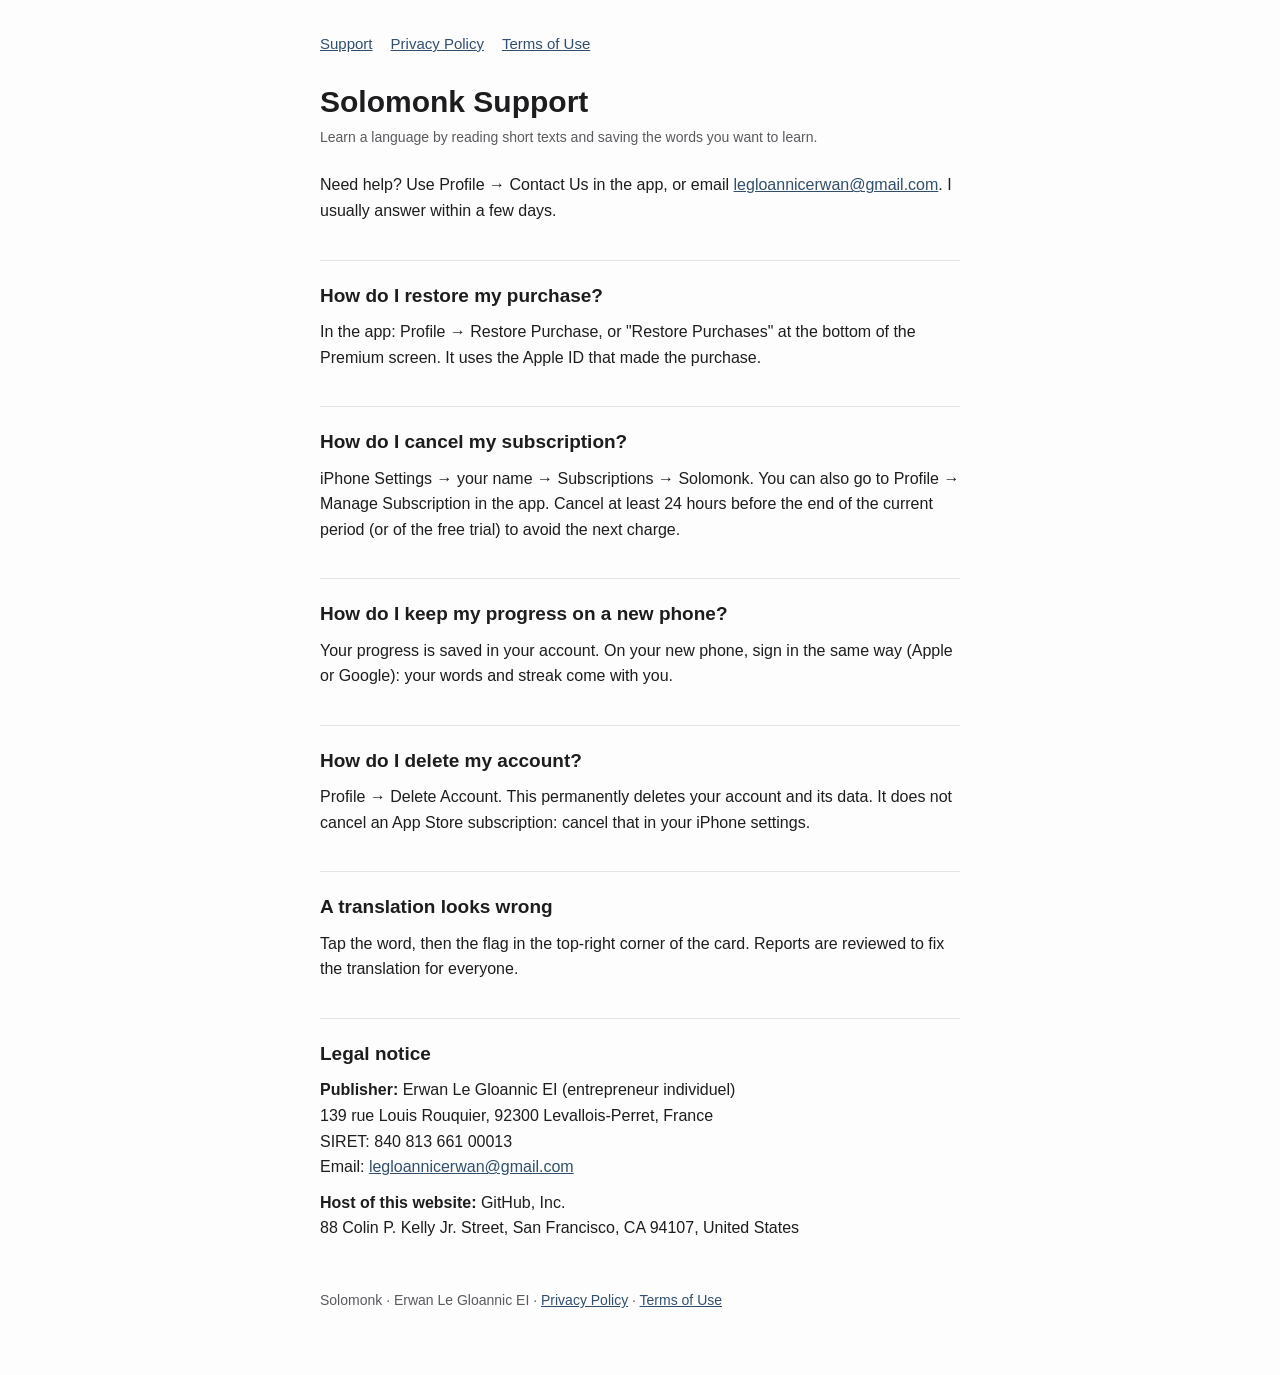
<file: index.html>
<!doctype html>
<html lang="en">
<head>
<meta charset="utf-8">
<meta name="viewport" content="width=device-width, initial-scale=1">
<title>Solomonk Support</title>
<link rel="stylesheet" href="style.css">
</head>
<body>
<main>
<nav><a href="./">Support</a><a href="privacy">Privacy Policy</a><a href="terms">Terms of Use</a></nav>

<h1>Solomonk Support</h1>
<p class="updated">Learn a language by reading short texts and saving the words you want to learn.</p>

<p>Need help? Use Profile → Contact Us in the app, or email <a href="mailto:legloannicerwan@gmail.com">legloannicerwan@gmail.com</a>. I usually answer within a few days.</p>

<h2>How do I restore my purchase?</h2>
<p>In the app: Profile → Restore Purchase, or "Restore Purchases" at the bottom of the Premium screen. It uses the Apple ID that made the purchase.</p>

<h2>How do I cancel my subscription?</h2>
<p>iPhone Settings → your name → Subscriptions → Solomonk. You can also go to Profile → Manage Subscription in the app. Cancel at least 24 hours before the end of the current period (or of the free trial) to avoid the next charge.</p>

<h2>How do I keep my progress on a new phone?</h2>
<p>Your progress is saved in your account. On your new phone, sign in the same way (Apple or Google): your words and streak come with you.</p>

<h2>How do I delete my account?</h2>
<p>Profile → Delete Account. This permanently deletes your account and its data. It does not cancel an App Store subscription: cancel that in your iPhone settings.</p>

<h2>A translation looks wrong</h2>
<p>Tap the word, then the flag in the top-right corner of the card. Reports are reviewed to fix the translation for everyone.</p>

<h2 id="legal-notice">Legal notice</h2>
<p><strong>Publisher:</strong> Erwan Le Gloannic EI (entrepreneur individuel)<br>
139 rue Louis Rouquier, 92300 Levallois-Perret, France<br>
SIRET: 840 813 661 00013<br>
Email: <a href="mailto:legloannicerwan@gmail.com">legloannicerwan@gmail.com</a></p>
<p><strong>Host of this website:</strong> GitHub, Inc.<br>
88 Colin P. Kelly Jr. Street, San Francisco, CA 94107, United States</p>

<footer>Solomonk · Erwan Le Gloannic EI · <a href="privacy">Privacy Policy</a> · <a href="terms">Terms of Use</a></footer>
</main>
</body>
</html>
</file>
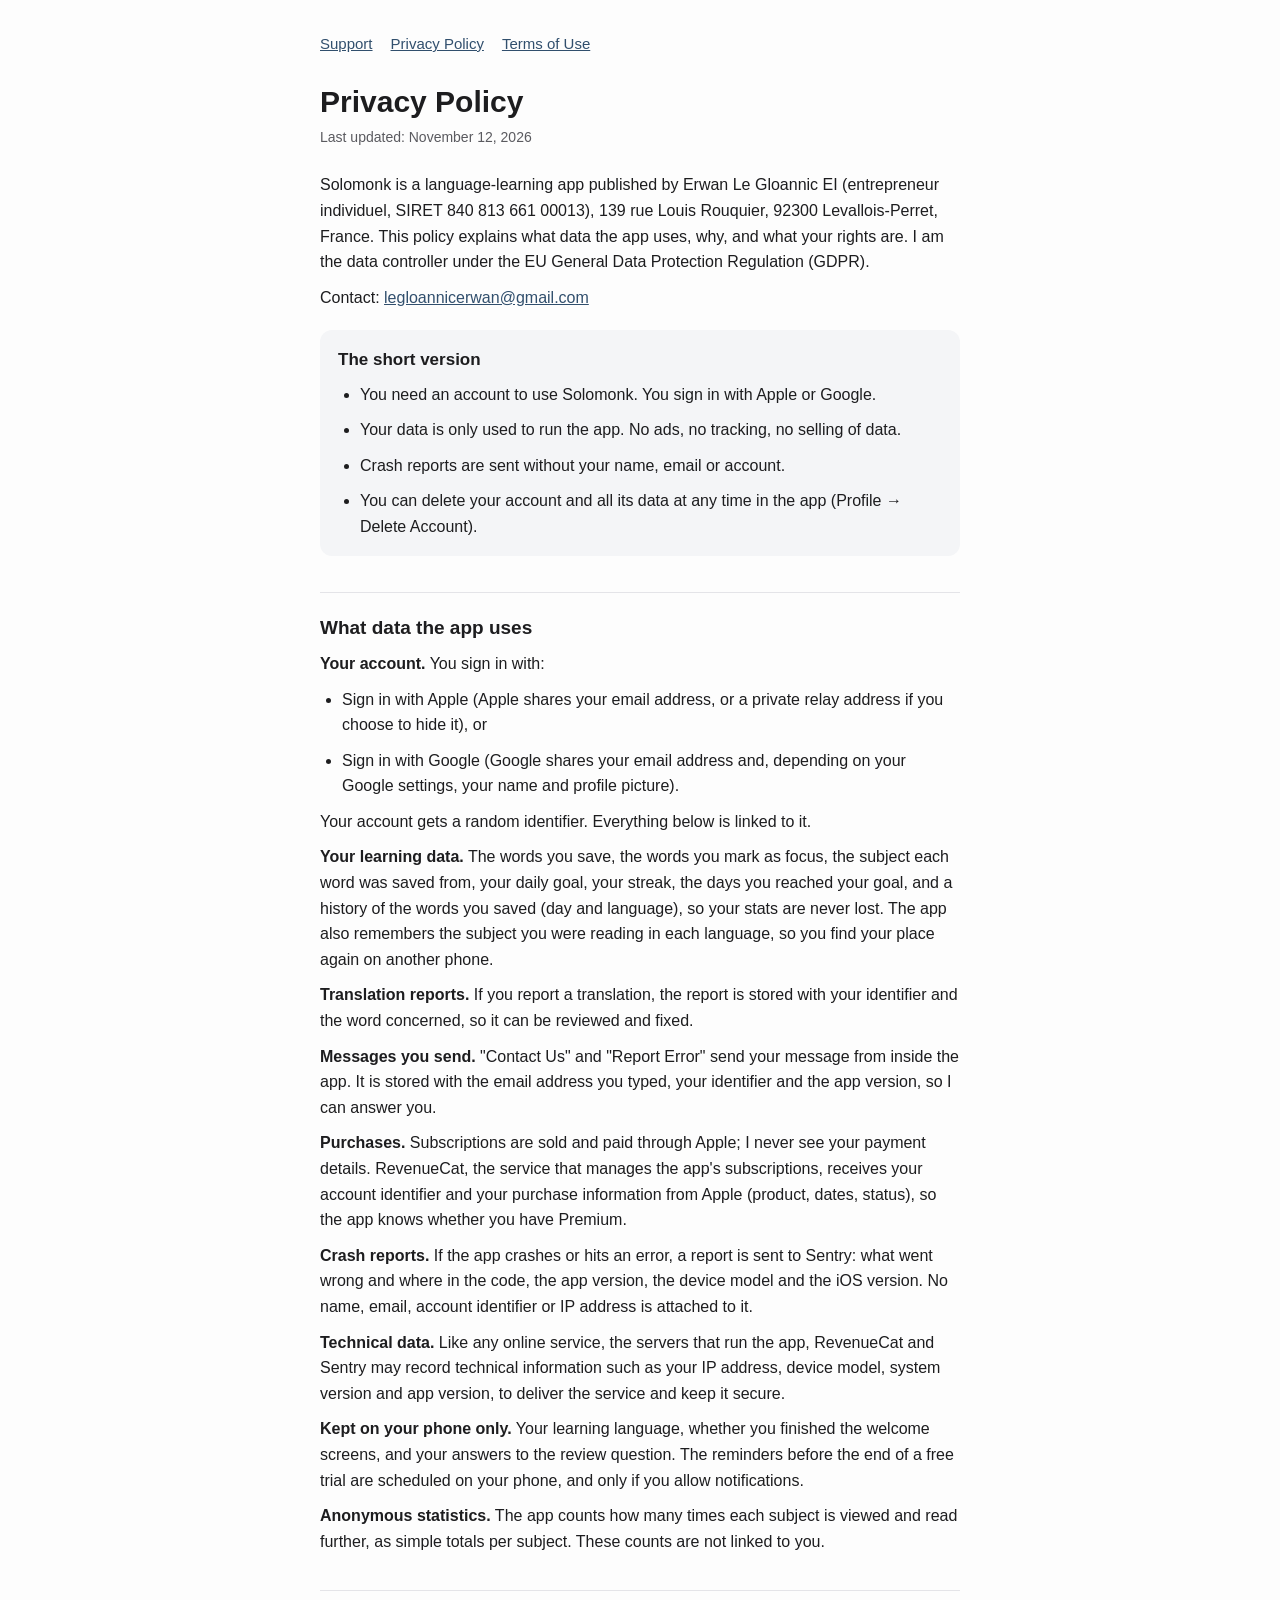
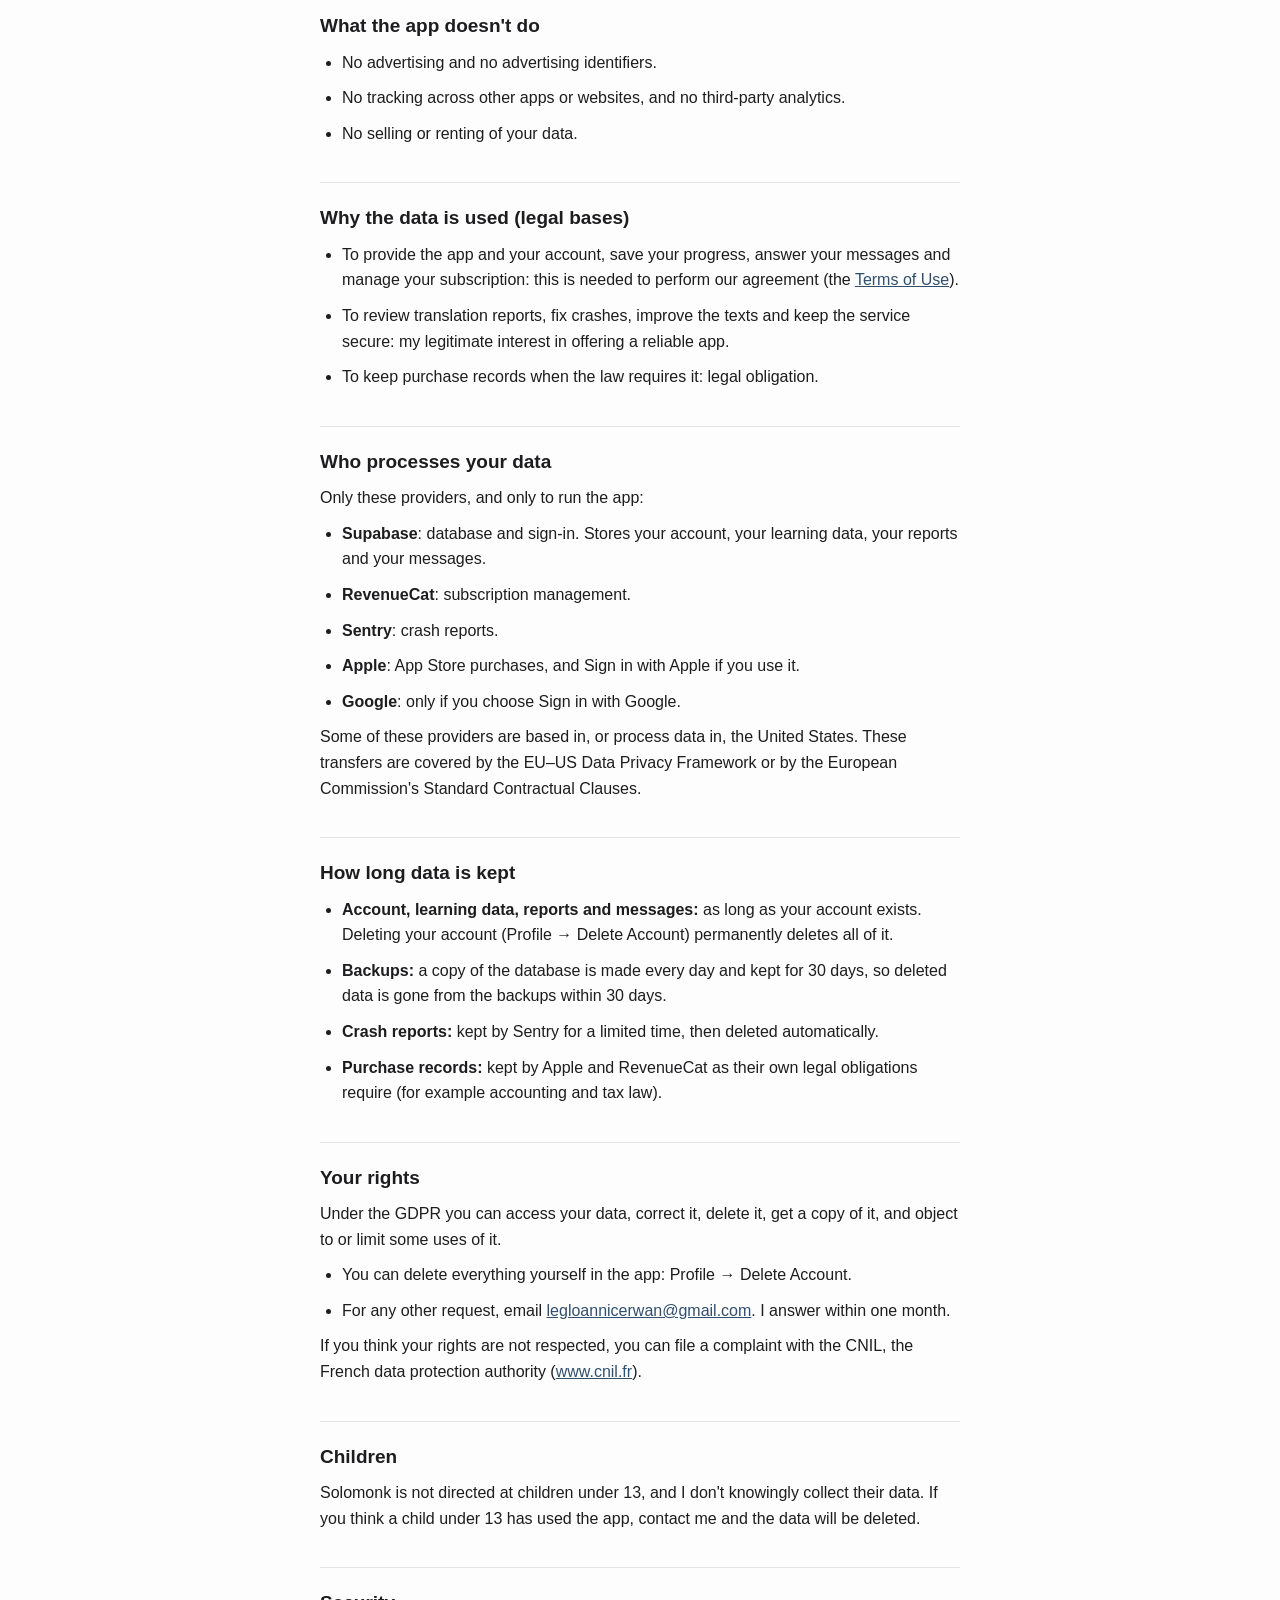
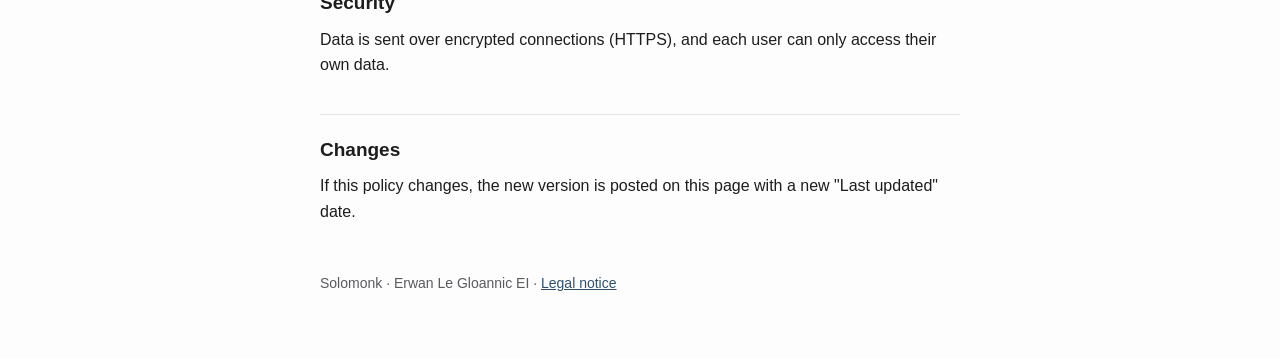
<file: privacy.html>
<!doctype html>
<html lang="en">
<head>
<meta charset="utf-8">
<meta name="viewport" content="width=device-width, initial-scale=1">
<title>Privacy Policy – Solomonk</title>
<link rel="stylesheet" href="style.css">
</head>
<body>
<main>
<nav><a href="./">Support</a><a href="privacy">Privacy Policy</a><a href="terms">Terms of Use</a></nav>

<h1>Privacy Policy</h1>
<p class="updated">Last updated: November 12, 2026</p>

<p>Solomonk is a language-learning app published by Erwan Le Gloannic EI (entrepreneur individuel, SIRET 840 813 661 00013), 139 rue Louis Rouquier, 92300 Levallois-Perret, France. This policy explains what data the app uses, why, and what your rights are. I am the data controller under the EU General Data Protection Regulation (GDPR).</p>
<p>Contact: <a href="mailto:legloannicerwan@gmail.com">legloannicerwan@gmail.com</a></p>

<div class="summary">
<h2>The short version</h2>
<ul>
<li>You need an account to use Solomonk. You sign in with Apple or Google.</li>
<li>Your data is only used to run the app. No ads, no tracking, no selling of data.</li>
<li>Crash reports are sent without your name, email or account.</li>
<li>You can delete your account and all its data at any time in the app (Profile → Delete Account).</li>
</ul>
</div>

<h2>What data the app uses</h2>
<p><strong>Your account.</strong> You sign in with:</p>
<ul>
<li>Sign in with Apple (Apple shares your email address, or a private relay address if you choose to hide it), or</li>
<li>Sign in with Google (Google shares your email address and, depending on your Google settings, your name and profile picture).</li>
</ul>
<p>Your account gets a random identifier. Everything below is linked to it.</p>
<p><strong>Your learning data.</strong> The words you save, the words you mark as focus, the subject each word was saved from, your daily goal, your streak, the days you reached your goal, and a history of the words you saved (day and language), so your stats are never lost. The app also remembers the subject you were reading in each language, so you find your place again on another phone.</p>
<p><strong>Translation reports.</strong> If you report a translation, the report is stored with your identifier and the word concerned, so it can be reviewed and fixed.</p>
<p><strong>Messages you send.</strong> "Contact Us" and "Report Error" send your message from inside the app. It is stored with the email address you typed, your identifier and the app version, so I can answer you.</p>
<p><strong>Purchases.</strong> Subscriptions are sold and paid through Apple; I never see your payment details. RevenueCat, the service that manages the app's subscriptions, receives your account identifier and your purchase information from Apple (product, dates, status), so the app knows whether you have Premium.</p>
<p><strong>Crash reports.</strong> If the app crashes or hits an error, a report is sent to Sentry: what went wrong and where in the code, the app version, the device model and the iOS version. No name, email, account identifier or IP address is attached to it.</p>
<p><strong>Technical data.</strong> Like any online service, the servers that run the app, RevenueCat and Sentry may record technical information such as your IP address, device model, system version and app version, to deliver the service and keep it secure.</p>
<p><strong>Kept on your phone only.</strong> Your learning language, whether you finished the welcome screens, and your answers to the review question. The reminders before the end of a free trial are scheduled on your phone, and only if you allow notifications.</p>
<p><strong>Anonymous statistics.</strong> The app counts how many times each subject is viewed and read further, as simple totals per subject. These counts are not linked to you.</p>

<h2>What the app doesn't do</h2>
<ul>
<li>No advertising and no advertising identifiers.</li>
<li>No tracking across other apps or websites, and no third-party analytics.</li>
<li>No selling or renting of your data.</li>
</ul>

<h2>Why the data is used (legal bases)</h2>
<ul>
<li>To provide the app and your account, save your progress, answer your messages and manage your subscription: this is needed to perform our agreement (the <a href="terms">Terms of Use</a>).</li>
<li>To review translation reports, fix crashes, improve the texts and keep the service secure: my legitimate interest in offering a reliable app.</li>
<li>To keep purchase records when the law requires it: legal obligation.</li>
</ul>

<h2>Who processes your data</h2>
<p>Only these providers, and only to run the app:</p>
<ul>
<li><strong>Supabase</strong>: database and sign-in. Stores your account, your learning data, your reports and your messages.</li>
<li><strong>RevenueCat</strong>: subscription management.</li>
<li><strong>Sentry</strong>: crash reports.</li>
<li><strong>Apple</strong>: App Store purchases, and Sign in with Apple if you use it.</li>
<li><strong>Google</strong>: only if you choose Sign in with Google.</li>
</ul>
<p>Some of these providers are based in, or process data in, the United States. These transfers are covered by the EU–US Data Privacy Framework or by the European Commission's Standard Contractual Clauses.</p>

<h2>How long data is kept</h2>
<ul>
<li><strong>Account, learning data, reports and messages:</strong> as long as your account exists. Deleting your account (Profile → Delete Account) permanently deletes all of it.</li>
<li><strong>Backups:</strong> a copy of the database is made every day and kept for 30 days, so deleted data is gone from the backups within 30 days.</li>
<li><strong>Crash reports:</strong> kept by Sentry for a limited time, then deleted automatically.</li>
<li><strong>Purchase records:</strong> kept by Apple and RevenueCat as their own legal obligations require (for example accounting and tax law).</li>
</ul>

<h2>Your rights</h2>
<p>Under the GDPR you can access your data, correct it, delete it, get a copy of it, and object to or limit some uses of it.</p>
<ul>
<li>You can delete everything yourself in the app: Profile → Delete Account.</li>
<li>For any other request, email <a href="mailto:legloannicerwan@gmail.com">legloannicerwan@gmail.com</a>. I answer within one month.</li>
</ul>
<p>If you think your rights are not respected, you can file a complaint with the CNIL, the French data protection authority (<a href="https://www.cnil.fr">www.cnil.fr</a>).</p>

<h2>Children</h2>
<p>Solomonk is not directed at children under 13, and I don't knowingly collect their data. If you think a child under 13 has used the app, contact me and the data will be deleted.</p>

<h2>Security</h2>
<p>Data is sent over encrypted connections (HTTPS), and each user can only access their own data.</p>

<h2>Changes</h2>
<p>If this policy changes, the new version is posted on this page with a new "Last updated" date.</p>

<footer>Solomonk · Erwan Le Gloannic EI · <a href="./#legal-notice">Legal notice</a></footer>
</main>
</body>
</html>
</file>
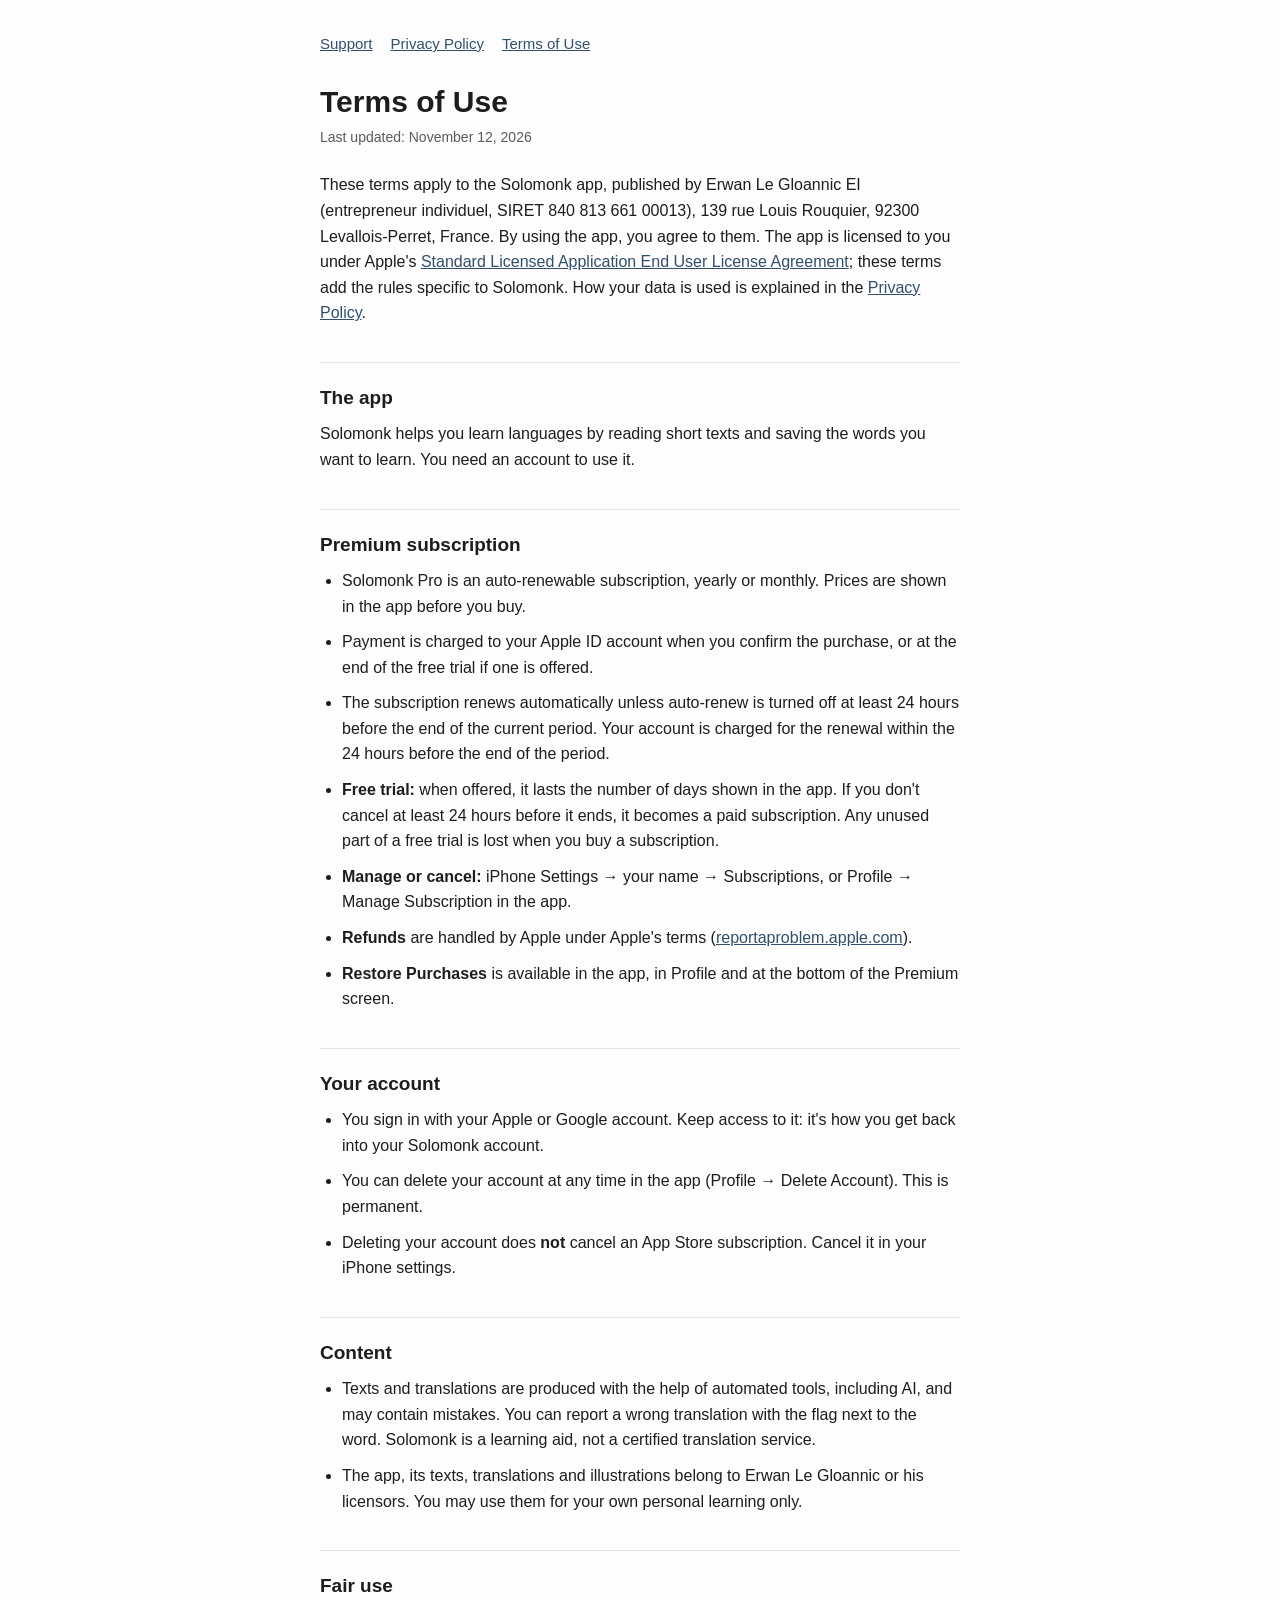
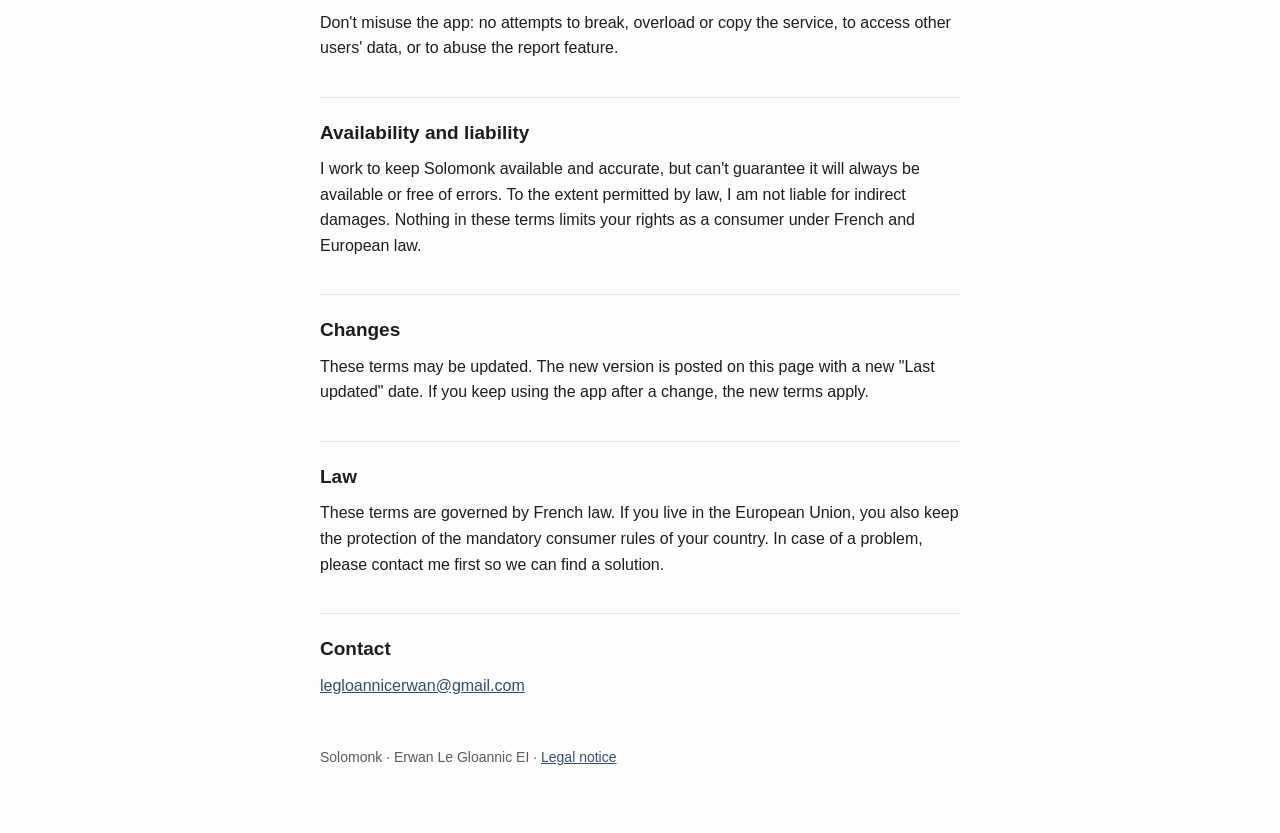
<file: terms.html>
<!doctype html>
<html lang="en">
<head>
<meta charset="utf-8">
<meta name="viewport" content="width=device-width, initial-scale=1">
<title>Terms of Use – Solomonk</title>
<link rel="stylesheet" href="style.css">
</head>
<body>
<main>
<nav><a href="./">Support</a><a href="privacy">Privacy Policy</a><a href="terms">Terms of Use</a></nav>

<h1>Terms of Use</h1>
<p class="updated">Last updated: November 12, 2026</p>

<p>These terms apply to the Solomonk app, published by Erwan Le Gloannic EI (entrepreneur individuel, SIRET 840 813 661 00013), 139 rue Louis Rouquier, 92300 Levallois-Perret, France. By using the app, you agree to them. The app is licensed to you under Apple's <a href="https://www.apple.com/legal/internet-services/itunes/dev/stdeula/">Standard Licensed Application End User License Agreement</a>; these terms add the rules specific to Solomonk. How your data is used is explained in the <a href="privacy">Privacy Policy</a>.</p>

<h2>The app</h2>
<p>Solomonk helps you learn languages by reading short texts and saving the words you want to learn. You need an account to use it.</p>

<h2>Premium subscription</h2>
<ul>
<li>Solomonk Pro is an auto-renewable subscription, yearly or monthly. Prices are shown in the app before you buy.</li>
<li>Payment is charged to your Apple ID account when you confirm the purchase, or at the end of the free trial if one is offered.</li>
<li>The subscription renews automatically unless auto-renew is turned off at least 24 hours before the end of the current period. Your account is charged for the renewal within the 24 hours before the end of the period.</li>
<li><strong>Free trial:</strong> when offered, it lasts the number of days shown in the app. If you don't cancel at least 24 hours before it ends, it becomes a paid subscription. Any unused part of a free trial is lost when you buy a subscription.</li>
<li><strong>Manage or cancel:</strong> iPhone Settings → your name → Subscriptions, or Profile → Manage Subscription in the app.</li>
<li><strong>Refunds</strong> are handled by Apple under Apple's terms (<a href="https://reportaproblem.apple.com">reportaproblem.apple.com</a>).</li>
<li><strong>Restore Purchases</strong> is available in the app, in Profile and at the bottom of the Premium screen.</li>
</ul>

<h2>Your account</h2>
<ul>
<li>You sign in with your Apple or Google account. Keep access to it: it's how you get back into your Solomonk account.</li>
<li>You can delete your account at any time in the app (Profile → Delete Account). This is permanent.</li>
<li>Deleting your account does <strong>not</strong> cancel an App Store subscription. Cancel it in your iPhone settings.</li>
</ul>

<h2>Content</h2>
<ul>
<li>Texts and translations are produced with the help of automated tools, including AI, and may contain mistakes. You can report a wrong translation with the flag next to the word. Solomonk is a learning aid, not a certified translation service.</li>
<li>The app, its texts, translations and illustrations belong to Erwan Le Gloannic or his licensors. You may use them for your own personal learning only.</li>
</ul>

<h2>Fair use</h2>
<p>Don't misuse the app: no attempts to break, overload or copy the service, to access other users' data, or to abuse the report feature.</p>

<h2>Availability and liability</h2>
<p>I work to keep Solomonk available and accurate, but can't guarantee it will always be available or free of errors. To the extent permitted by law, I am not liable for indirect damages. Nothing in these terms limits your rights as a consumer under French and European law.</p>

<h2>Changes</h2>
<p>These terms may be updated. The new version is posted on this page with a new "Last updated" date. If you keep using the app after a change, the new terms apply.</p>

<h2>Law</h2>
<p>These terms are governed by French law. If you live in the European Union, you also keep the protection of the mandatory consumer rules of your country. In case of a problem, please contact me first so we can find a solution.</p>

<h2>Contact</h2>
<p><a href="mailto:legloannicerwan@gmail.com">legloannicerwan@gmail.com</a></p>

<footer>Solomonk · Erwan Le Gloannic EI · <a href="./#legal-notice">Legal notice</a></footer>
</main>
</body>
</html>
</file>
<file: style.css>
:root {
    --bg: #fdfdfd;
    --text: #1d1d1f;
    --muted: #5a5a5f;
    --accent: #314f6d;
    --line: #e4e4e8;
    --card: #f4f5f7;
}

@media (prefers-color-scheme: dark) {
    :root {
        --bg: #111214;
        --text: #ececef;
        --muted: #a4a4ab;
        --accent: #8fb3d6;
        --line: #2a2b2f;
        --card: #1b1c1f;
    }
}

* { box-sizing: border-box; }

body {
    margin: 0;
    background: var(--bg);
    color: var(--text);
    font: 16px/1.6 -apple-system, BlinkMacSystemFont, "Segoe UI", Roboto, Helvetica, Arial, sans-serif;
    -webkit-text-size-adjust: 100%;
}

main {
    max-width: 680px;
    margin: 0 auto;
    padding: 32px 20px 64px;
}

h1 {
    font-size: 30px;
    line-height: 1.2;
    margin: 0 0 6px;
}

h2 {
    font-size: 19px;
    margin: 36px 0 8px;
    padding-top: 20px;
    border-top: 1px solid var(--line);
}

p, li { margin: 0 0 10px; }
ul { padding-left: 22px; margin: 0 0 10px; }

a { color: var(--accent); }

.updated {
    color: var(--muted);
    font-size: 14px;
    margin-bottom: 24px;
}

.summary {
    background: var(--card);
    border-radius: 12px;
    padding: 16px 18px 6px;
    margin: 20px 0 8px;
}

.summary h2 {
    border: 0;
    margin: 0 0 8px;
    padding: 0;
    font-size: 17px;
}

nav {
    display: flex;
    gap: 18px;
    flex-wrap: wrap;
    font-size: 15px;
    margin-bottom: 28px;
}

footer {
    margin-top: 48px;
    color: var(--muted);
    font-size: 14px;
}
</file>
